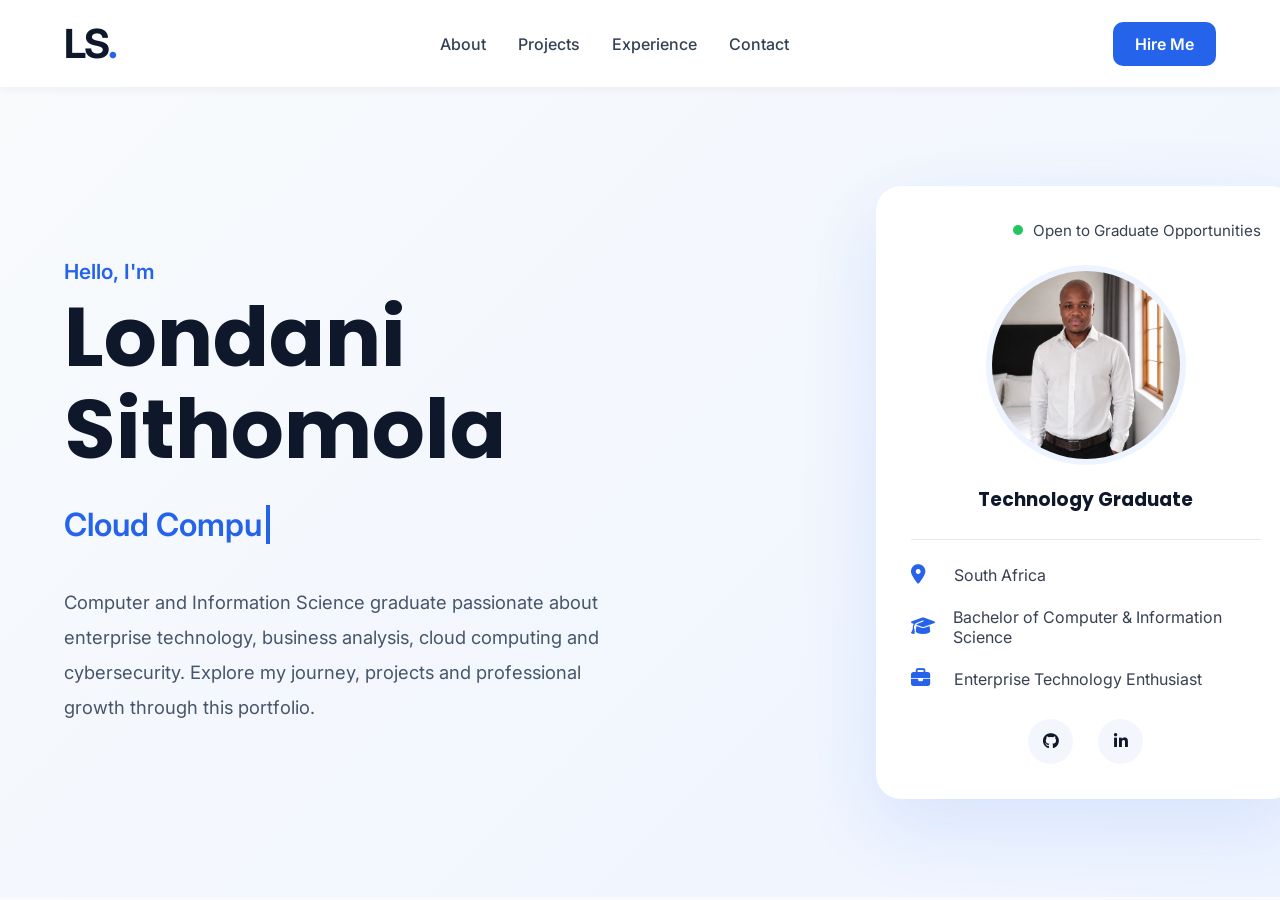
<file: index.html>
<!DOCTYPE html>
<html lang="en">
<head>
    <meta charset="UTF-8">
    <meta name="viewport" content="width=device-width, initial-scale=1.0">

    <title>Londani Sithomola | Technology Graduate</title>

    <meta name="description"
        content="Technology Graduate passionate about Business Analysis, Cybersecurity, Cloud Computing and Enterprise Systems.">

    <link rel="preconnect" href="https://fonts.googleapis.com">
    <link rel="preconnect" href="https://fonts.gstatic.com" crossorigin>

    <link href="https://fonts.googleapis.com/css2?family=Inter:wght@400;500;600&family=Poppins:wght@600;700&display=swap"
        rel="stylesheet">

    <link rel="stylesheet" href="css/style.css">
<link
rel="stylesheet"
href="https://cdnjs.cloudflare.com/ajax/libs/font-awesome/6.7.2/css/all.min.css">


</head>

<body>

   <header class="header">

    <nav class="navbar">

        <div class="logo">

            <a href="index.html">

                LS<span>.</span>

            </a>

        </div>

        <ul class="nav-links">

            <li><a href="about.html">About</a></li>

            <li><a href="projects.html">Projects</a></li>

            <li><a href="experience.html">Experience</a></li>

            <li><a href="contact.html">Contact</a></li>

        </ul>

        <a href="contact.html" class="hire-btn">

            Hire Me

        </a>

    </nav>

</header>

    

    

        
<main>

    <section class="hero">

        <div class="container hero-container">

            <!-- LEFT -->

            <div class="hero-content">

                <p class="hero-intro">

                    Hello, I'm

                </p>

                <h1>

                    Londani<br>
                    Sithomola

                </h1>

                <div class="typing-text">

                    <span id="typing"></span>

                </div>

                <p class="hero-description">

                    Computer and Information Science graduate passionate
                    about enterprise technology, business analysis, cloud
                    computing and cybersecurity. Explore my journey,
                    projects and professional growth through this portfolio.

                </p>

            </div>

            <!-- RIGHT -->

            <div class="hero-card">

                <div class="status">

                    <div class="status-dot"></div>

                    <p>Open to Graduate Opportunities</p>

                </div>

                <div class="profile-image">

                    <img src="images\Professionalpicture.png"
                         alt="Londani Sithomola">

                </div>

                <h3>Technology Graduate</h3>

                <div class="card-divider"></div>

                <div class="card-item">

                    <i class="fa-solid fa-location-dot"></i>

                    <span>South Africa</span>

                </div>

                <div class="card-item">

                    <i class="fa-solid fa-graduation-cap"></i>

                    <span>Bachelor of Computer & Information Science</span>

                </div>

                <div class="card-item">

                    <i class="fa-solid fa-briefcase"></i>

                    <span>Enterprise Technology Enthusiast</span>

                </div>

                <div class="social-links">

    <a href="https://github.com/londi-svg"
       target="_blank"
       aria-label="GitHub">

        <i class="fab fa-github"></i>

    </a>

    <a href="https://www.linkedin.com/in/londani-sithomola-5b0252144/"
       target="_blank"
       aria-label="LinkedIn">

        <i class="fab fa-linkedin-in"></i>

    </a>

</div>

    </section>

</main>
 
    <footer>

    </footer>

    <script src="js/script.js"></script>

</body>
</html>
</file>
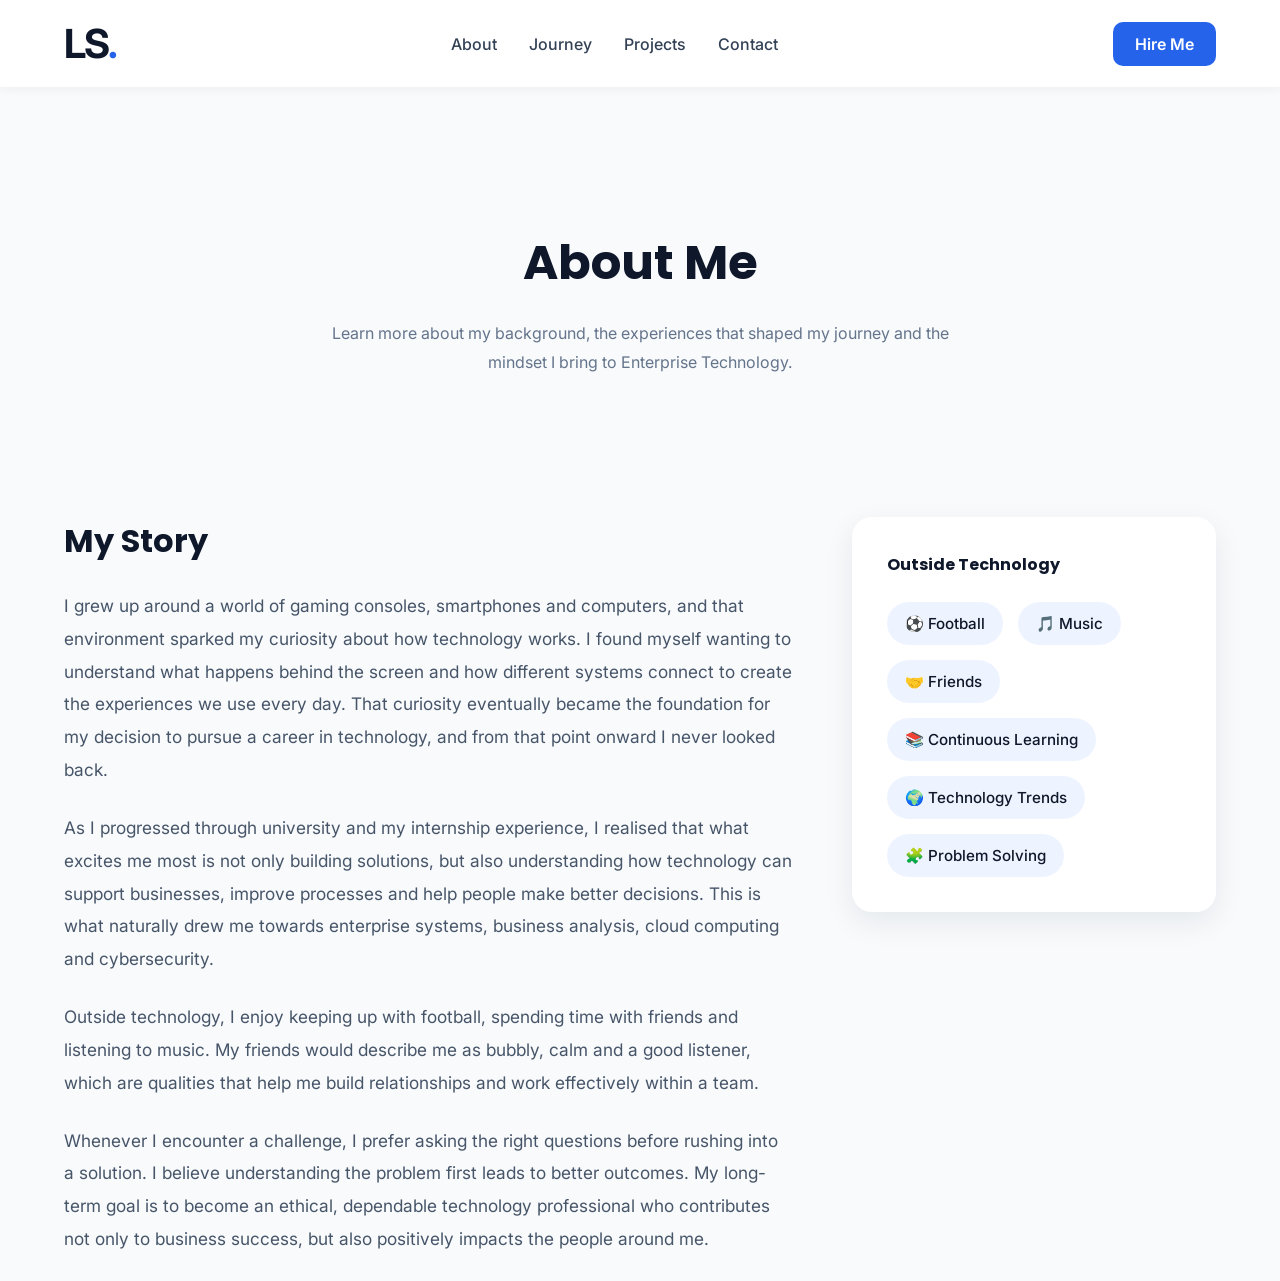
<file: about.html>
<!DOCTYPE html>
<html lang="en">

<head>

    <meta charset="UTF-8">
    <meta name="viewport" content="width=device-width, initial-scale=1.0">

    <title>About | Londani Sithomola</title>

    <meta name="description"
        content="Learn more about Londani Sithomola, his technical background and career aspirations.">

    <link rel="preconnect" href="https://fonts.googleapis.com">
    <link rel="preconnect" href="https://fonts.gstatic.com" crossorigin>

    <link href="https://fonts.googleapis.com/css2?family=Inter:wght@400;500;600&family=Poppins:wght@600;700&display=swap"
        rel="stylesheet">

    <link rel="stylesheet" href="css/style.css">

    <link rel="stylesheet"
        href="https://cdnjs.cloudflare.com/ajax/libs/font-awesome/6.7.2/css/all.min.css">

</head>

<body>

<header class="header">

    <nav class="navbar">

        <div class="logo">

            <a href="index.html">

                LS<span>.</span>

            </a>

        </div>

        <ul class="nav-links">

            <li><a href="about.html">About</a></li>

            
            <li><a href="journey.html">Journey</a></li>

            <li><a href="projects.html">Projects</a></li>

            <li><a href="contact.html">Contact</a></li>

        </ul>

        <a href="contact.html" class="hire-btn">

            Hire Me

        </a>

    </nav>

</header>

<main>

    <!-- Page Hero -->

    <section class="page-title">

        <div class="container">

            <h1>About Me</h1>

            <p>

                Learn more about my background, the experiences that shaped
                my journey and the mindset I bring to Enterprise Technology.

            </p>

        </div>

    </section>

    <!-- About -->

    <section class="about-section">

        <div class="container">

            <div class="about-grid">

                <!-- Left Column -->

                <div class="about-content">

                    <h3>

                        My Story

                    </h3>

                    <p>

                        I grew up around a world of gaming consoles, smartphones and computers, and that environment sparked my curiosity about how technology works. I found myself wanting to understand what happens behind the screen and how different systems connect to create the experiences we use every day. That curiosity eventually became the foundation for my decision to pursue a career in technology, and from that point onward I never looked back.

                    </p>

                    <p>

                        As I progressed through university and my internship experience, I realised that what excites me most is not only building solutions, but also understanding how technology can support businesses, improve processes and help people make better decisions. This is what naturally drew me towards enterprise systems, business analysis, cloud computing and cybersecurity.

                    </p>

                    <p>

                        Outside technology, I enjoy keeping up with football, spending time with friends and listening to music. My friends would describe me as bubbly, calm and a good listener, which are qualities that help me build relationships and work effectively within a team.

                    </p>

                    <p>

                        Whenever I encounter a challenge, I prefer asking the right questions before rushing into a solution. I believe understanding the problem first leads to better outcomes. My long-term goal is to become an ethical, dependable technology professional who contributes not only to business success, but also positively impacts the people around me.

                    </p>

                </div>

                <!-- Right Column -->

                <div class="about-sidebar">

                    <div class="about-card">

                        <h4>

                            Outside Technology

                        </h4>

                        <div class="interests">

                            <span>⚽ Football</span>

                            <span>🎵 Music</span>

                            <span>🤝 Friends</span>

                            <span>📚 Continuous Learning</span>

                            <span>🌍 Technology Trends</span>

                            <span>🧩 Problem Solving</span>

                        </div>

                    </div>

                </div>

            </div>

        </div>

    </section>

    <!-- Core Capabilities will go here -->

</main>

<footer>

</footer>

<script src="js/script.js"></script>

</body>

</html>
</file>
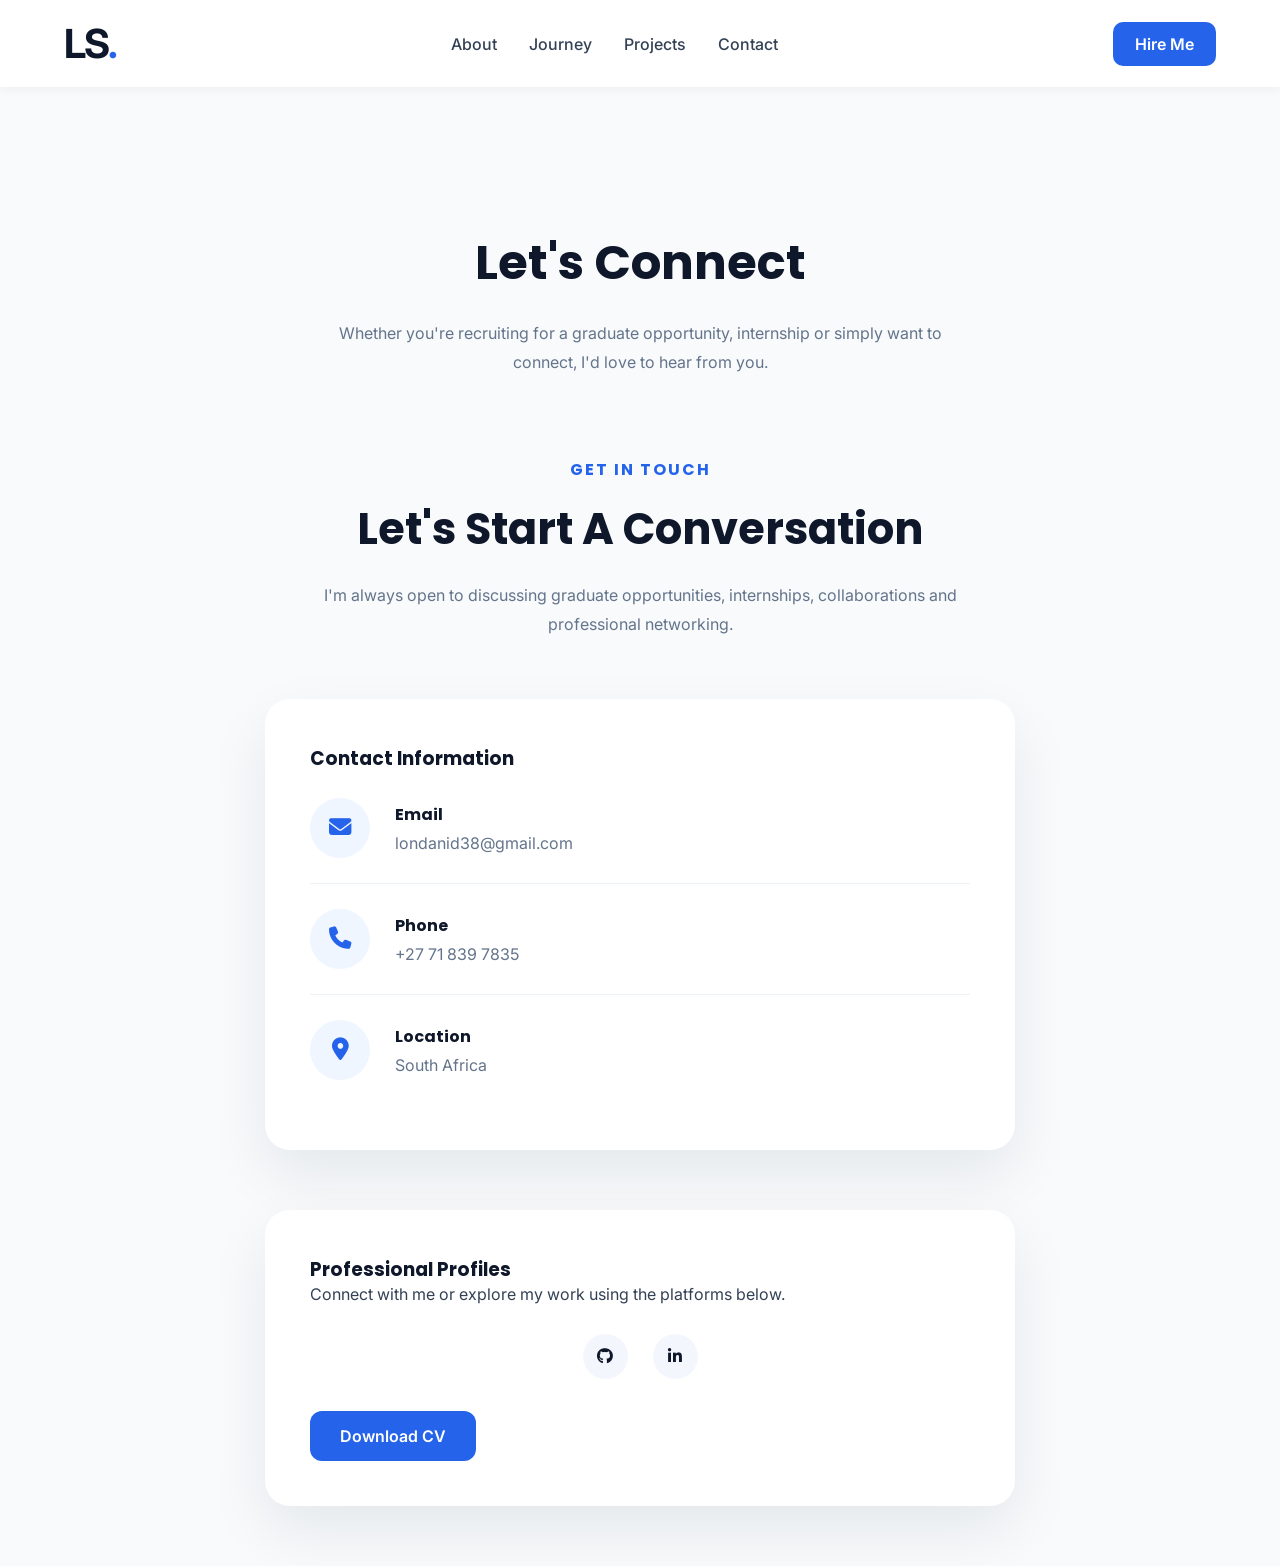
<file: contact.html>
<!DOCTYPE html>
<html lang="en">

<head>

<meta charset="UTF-8">
<meta name="viewport" content="width=device-width, initial-scale=1.0">

<title>Contact | Londani Sithomola</title>

<meta name="description"
content="Get in touch with Londani Sithomola for graduate opportunities and collaborations.">

<link rel="preconnect" href="https://fonts.googleapis.com">
<link rel="preconnect" href="https://fonts.gstatic.com" crossorigin>

<link href="https://fonts.googleapis.com/css2?family=Inter:wght@400;500;600&family=Poppins:wght@600;700&display=swap"
rel="stylesheet">

<link rel="stylesheet" href="css/style.css">

<link rel="stylesheet"
href="https://cdnjs.cloudflare.com/ajax/libs/font-awesome/6.7.2/css/all.min.css">

</head>

<body>

<header class="header">

<nav class="navbar">

<div class="logo">
<a href="index.html">LS<span>.</span></a>
</div>

<ul class="nav-links">
<li><a href="about.html">About</a></li>
<li><a href="journey.html">Journey</a></li><li><a href="projects.html">Projects</a></li>
<li><a href="contact.html">Contact</a></li>
</ul>

<a href="contact.html" class="hire-btn">Hire Me</a>

</nav>

</header>


<main>

    <!-- =========================
         PAGE TITLE
    ========================== -->

    <section class="page-title">

        <div class="container">

            <h1>Let's Connect</h1>

            <p>

                Whether you're recruiting for a graduate opportunity,
                internship or simply want to connect, I'd love to hear
                from you.

            </p>

        </div>

    </section>


    <!-- =========================
         CONTACT
    ========================== -->

    <section class="contact-section">

        <div class="container">

            <div class="section-header">

                <h5>Get In Touch</h5>

                <h2>Let's Start A Conversation</h2>

                <p>

                    I'm always open to discussing graduate opportunities,
                    internships, collaborations and professional networking.

                </p>

            </div>

            <div class="contact-grid">

                <!-- Left -->

                <div class="contact-card">

                    <h3>

                        Contact Information

                    </h3>

                    <div class="contact-item">

                        <i class="fa-solid fa-envelope"></i>

                        <div>

                            <h4>Email</h4>

                            <a href="mailto:londanid38@gmail.com">

                                londanid38@gmail.com

                            </a>

                        </div>

                    </div>

                    <div class="contact-item">

                        <i class="fa-solid fa-phone"></i>

                        <div>

                            <h4>Phone</h4>

                            <a href="tel:+27718397835">

                                +27 71 839 7835

                            </a>

                        </div>

                    </div>

                    <div class="contact-item">

                        <i class="fa-solid fa-location-dot"></i>

                        <div>

                            <h4>Location</h4>

                            <p>

                                South Africa

                            </p>

                        </div>

                    </div>

                </div>

                <!-- Right -->

                <div class="contact-card">

                    <h3>

                        Professional Profiles

                    </h3>

                    <p>

                        Connect with me or explore my work using the
                        platforms below.

                    </p>

                    <div class="social-links">

                        <a href="https://github.com/londi-svg"
   target="_blank">

    <i class="fab fa-github"></i>

</a>

<a href="https://www.linkedin.com/in/londani-sithomola-5b0252144/"
   target="_blank">

    <i class="fab fa-linkedin-in"></i>

</a>

                    </div>

                    <div class="hero-buttons">

                        <a href="documents/Londani_Sithomola_CV.pdf"
                           class="btn btn-primary"
                           download>

                            Download CV

                        </a>

                    </div>

                </div>

            </div>

        </div>

    </section>

</main>

<footer>

</footer>

<script src="js/script.js"></script>

</body>

</html>
</file>
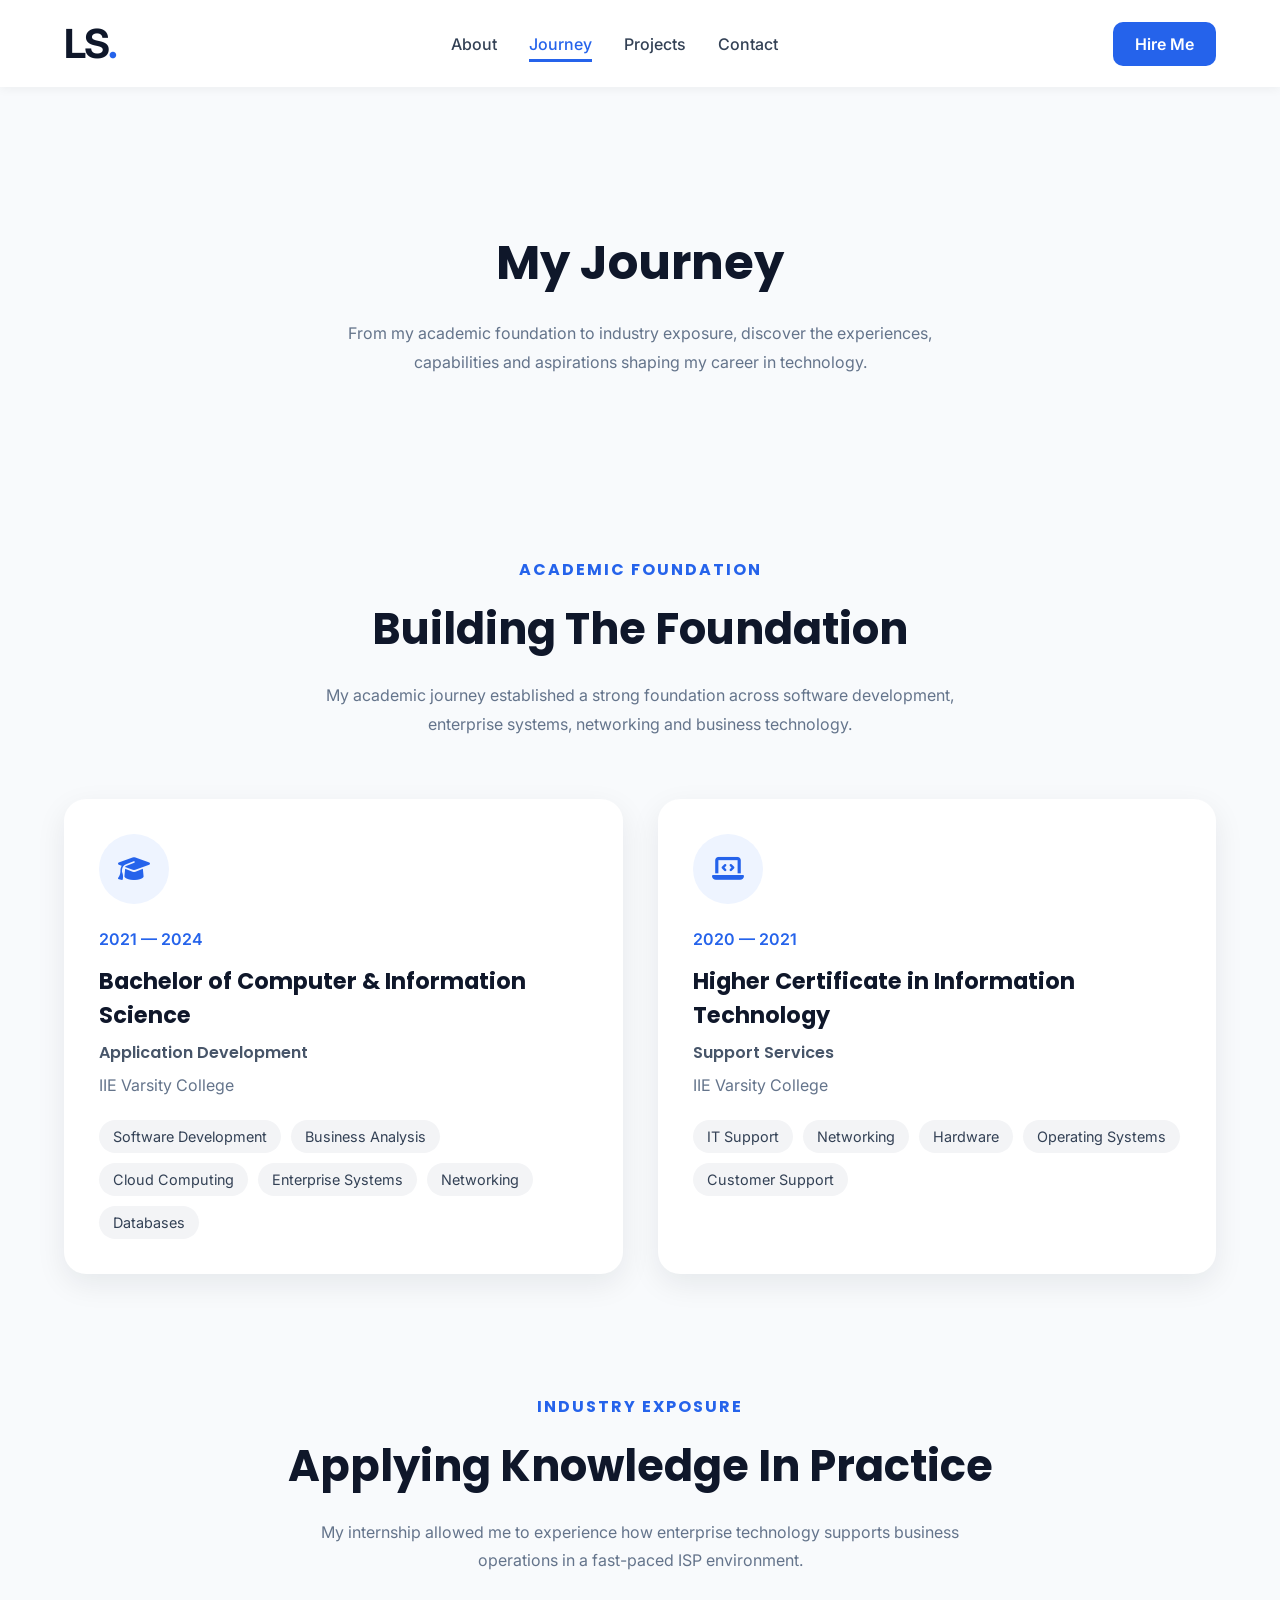
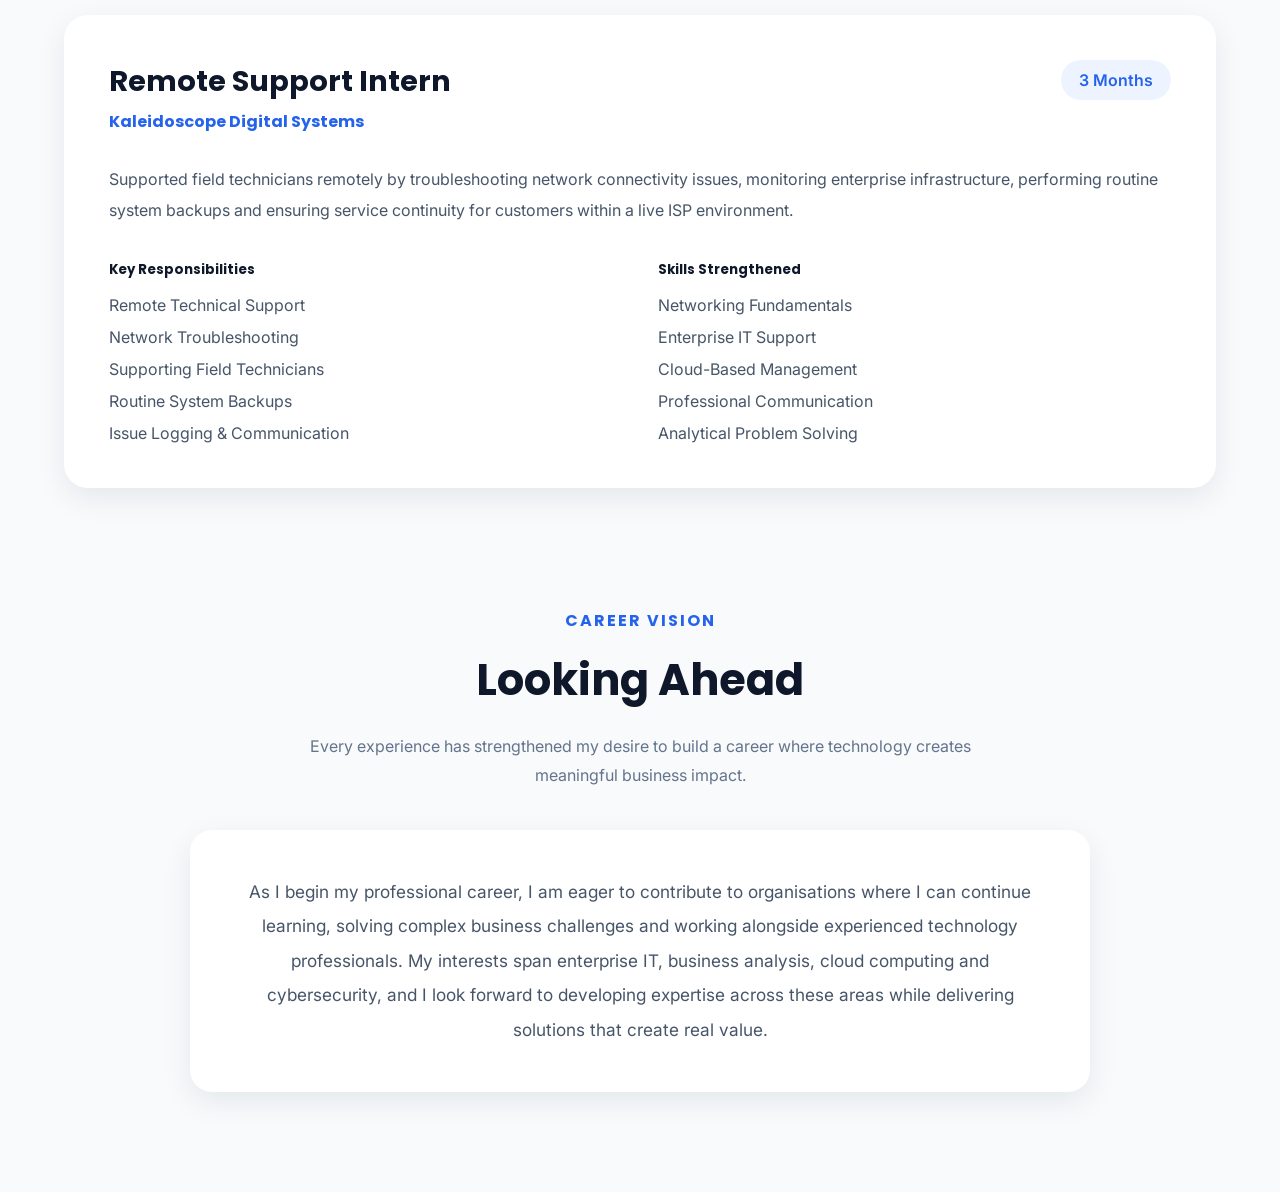
<file: journey.html>
<!DOCTYPE html>
<html lang="en">

<head>

    <meta charset="UTF-8">
    <meta name="viewport" content="width=device-width, initial-scale=1.0">

    <title>Journey | Londani Sithomola</title>

    <meta name="description"
        content="Explore Londani Sithomola's academic foundation, industry experience, technical capabilities and professional growth.">

    <link rel="preconnect" href="https://fonts.googleapis.com">
    <link rel="preconnect" href="https://fonts.gstatic.com" crossorigin>

    <link href="https://fonts.googleapis.com/css2?family=Inter:wght@400;500;600&family=Poppins:wght@600;700&display=swap"
        rel="stylesheet">

    <link rel="stylesheet" href="css/style.css">

    <link rel="stylesheet"
        href="https://cdnjs.cloudflare.com/ajax/libs/font-awesome/6.7.2/css/all.min.css">

</head>

<body>

<header class="header">

    <nav class="navbar">

        <div class="logo">

            <a href="index.html">

                LS<span>.</span>

            </a>

        </div>

        <ul class="nav-links">

            <li><a href="about.html">About</a></li>

            <li><a href="journey.html" class="active">Journey</a></li>

            <li><a href="projects.html">Projects</a></li>

            <li><a href="contact.html">Contact</a></li>

        </ul>

        <a href="contact.html" class="hire-btn">

            Hire Me

        </a>

    </nav>

</header>



<main>

    <!-- =========================
            PAGE HERO
    ========================== -->

    <section class="page-title">

        <div class="container">

            <h1>My Journey</h1>

            <p>

                From my academic foundation to industry exposure,
                discover the experiences, capabilities and aspirations
                shaping my career in technology.

            </p>

        </div>

    </section>


    <!-- =========================
        ACADEMIC FOUNDATION
    ========================== -->

    <section class="academic-foundation">

        <div class="container">

            <div class="section-header">

                <h5>Academic Foundation</h5>

                <h2>Building The Foundation</h2>

                <p>

                    My academic journey established a strong foundation
                    across software development, enterprise systems,
                    networking and business technology.

                </p>

            </div>

            <div class="education-grid">

                <!-- Degree -->

                <div class="education-card">

                    <div class="education-icon">

                        <i class="fa-solid fa-graduation-cap"></i>

                    </div>

                    <span class="education-year">

                        2021 — 2024

                    </span>

                    <h3>

                        Bachelor of Computer &
                        Information Science

                    </h3>

                    <h4>

                        Application Development

                    </h4>

                    <p>

                        IIE Varsity College

                    </p>

                    <div class="education-tags">

                        <span>Software Development</span>

                        <span>Business Analysis</span>

                        <span>Cloud Computing</span>

                        <span>Enterprise Systems</span>

                        <span>Networking</span>

                        <span>Databases</span>

                    </div>

                </div>

                <!-- Higher Certificate -->

                <div class="education-card">

                    <div class="education-icon">

                        <i class="fa-solid fa-laptop-code"></i>

                    </div>

                    <span class="education-year">

                        2020 — 2021

                    </span>

                    <h3>

                        Higher Certificate in
                        Information Technology

                    </h3>

                    <h4>

                        Support Services

                    </h4>

                    <p>

                        IIE Varsity College

                    </p>

                    <div class="education-tags">

                        <span>IT Support</span>

                        <span>Networking</span>

                        <span>Hardware</span>

                        <span>Operating Systems</span>

                        <span>Customer Support</span>

                    </div>

                </div>

            </div>

        </div>

    </section>



    <!-- =========================
        INDUSTRY EXPOSURE
    ========================== -->

    <section class="industry-exposure">

        <div class="container">

            <div class="section-header">

                <h5>Industry Exposure</h5>

                <h2>Applying Knowledge In Practice</h2>

                <p>

                    My internship allowed me to experience how enterprise
                    technology supports business operations in a
                    fast-paced ISP environment.

                </p>

            </div>

            <div class="industry-card">

                <div class="industry-header">

                    <div>

                        <h3>

                            Remote Support Intern

                        </h3>

                        <h4>

                            Kaleidoscope Digital Systems

                        </h4>

                    </div>

                    <span class="duration">

                        3 Months

                    </span>

                </div>

                <p class="industry-summary">

                    Supported field technicians remotely by troubleshooting
                    network connectivity issues, monitoring enterprise
                    infrastructure, performing routine system backups and
                    ensuring service continuity for customers within a
                    live ISP environment.

                </p>

                <div class="industry-grid">

                    <div>

                        <h5>

                            Key Responsibilities

                        </h5>

                        <ul>

                            <li>Remote Technical Support</li>

                            <li>Network Troubleshooting</li>

                            <li>Supporting Field Technicians</li>

                            <li>Routine System Backups</li>

                            <li>Issue Logging & Communication</li>

                        </ul>

                    </div>

                    <div>

                        <h5>

                            Skills Strengthened

                        </h5>

                        <ul>

                            <li>Networking Fundamentals</li>

                            <li>Enterprise IT Support</li>

                            <li>Cloud-Based Management</li>

                            <li>Professional Communication</li>

                            <li>Analytical Problem Solving</li>

                        </ul>

                    </div>

                </div>

            </div>

        </div>

    </section>


    <!-- =========================
     CAREER VISION
========================= -->

<section class="career-vision">

    <div class="container">

        <div class="section-header">

            <h5>Career Vision</h5>

            <h2>Looking Ahead</h2>

            <p>

                Every experience has strengthened my desire to build a
                career where technology creates meaningful business impact.

            </p>

        </div>

        <div class="vision-card">

            <p>

                As I begin my professional career, I am eager to contribute
                to organisations where I can continue learning, solving
                complex business challenges and working alongside experienced
                technology professionals. My interests span enterprise IT,
                business analysis, cloud computing and cybersecurity, and I
                look forward to developing expertise across these areas while
                delivering solutions that create real value.

            </p>

        </div>

    </div>

</section>

</main>

<footer>

</footer>

<script src="js/script.js"></script>

</body>

</html>
</file>
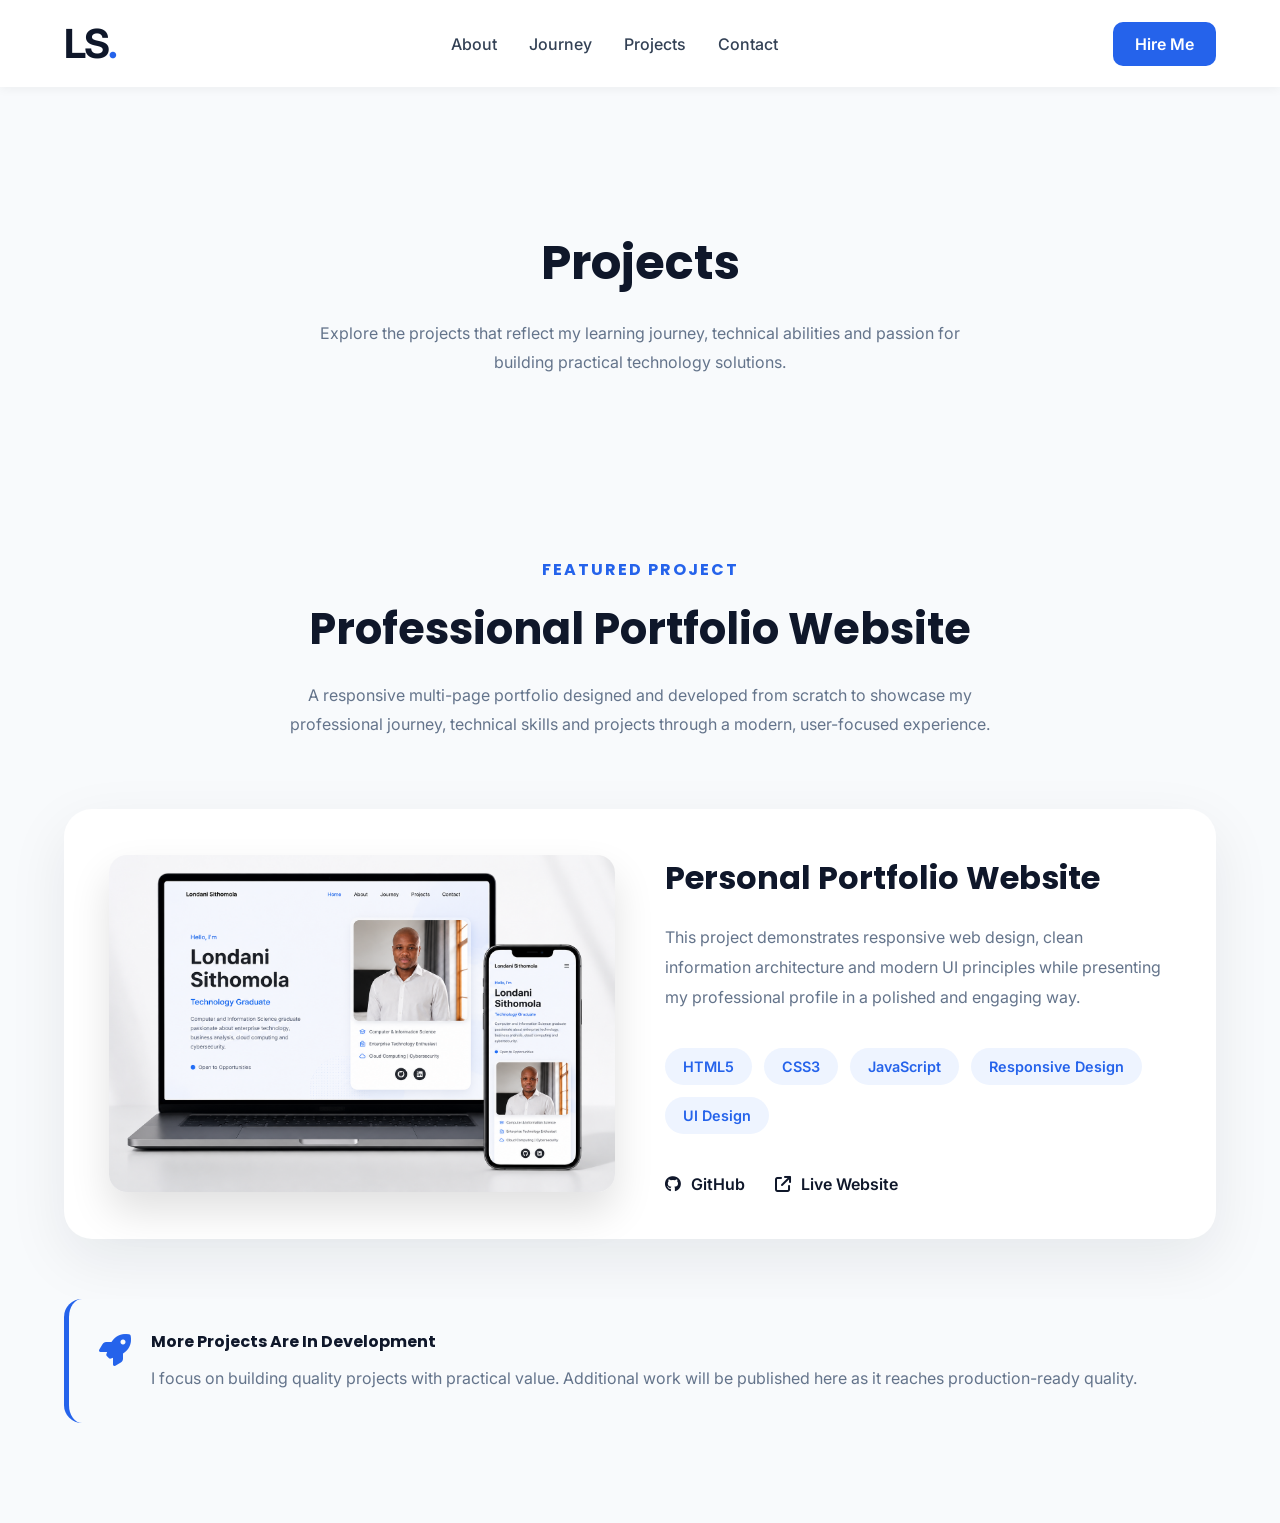
<file: projects.html>
<!DOCTYPE html>
<html lang="en">

<head>

<meta charset="UTF-8">
<meta name="viewport" content="width=device-width, initial-scale=1.0">

<title>Projects | Londani Sithomola</title>

<meta name="description"
content="Explore the projects developed by Londani Sithomola.">

<link rel="preconnect" href="https://fonts.googleapis.com">
<link rel="preconnect" href="https://fonts.gstatic.com" crossorigin>

<link href="https://fonts.googleapis.com/css2?family=Inter:wght@400;500;600&family=Poppins:wght@600;700&display=swap"
rel="stylesheet">

<link rel="stylesheet" href="css/style.css">

<link rel="stylesheet"
href="https://cdnjs.cloudflare.com/ajax/libs/font-awesome/6.7.2/css/all.min.css">

</head>

<body>

<header class="header">

<nav class="navbar">

<div class="logo">
<a href="index.html">LS<span>.</span></a>
</div>

<ul class="nav-links">
<li><a href="about.html">About</a></li>
<li><a href="journey.html">Journey</a></li>
<li><a href="projects.html">Projects</a></li>
<li><a href="contact.html">Contact</a></li>
</ul>

<a href="contact.html" class="hire-btn">Hire Me</a>

</nav>

</header>



<main>

    <!-- =========================
         PAGE TITLE
    ========================== -->

    <section class="page-title">

        <div class="container">

            <h1>Projects</h1>

            <p>

                Explore the projects that reflect my learning journey,
                technical abilities and passion for building practical
                technology solutions.

            </p>

        </div>

    </section>


    <!-- =========================
         FEATURED PROJECT
    ========================== -->
<section class="featured-project">

    <div class="container">

        <div class="section-header">

            <h5>Featured Project</h5>

            <h2>Professional Portfolio Website</h2>

            <p>

                A responsive multi-page portfolio designed and developed
                from scratch to showcase my professional journey,
                technical skills and projects through a modern,
                user-focused experience.

            </p>

        </div>

        <div class="project-showcase">

            <!-- LEFT -->

            <div class="project-preview">

                <img src="images\mockup1.png"
                     alt="Portfolio Preview">

            </div>

            <!-- RIGHT -->

            <div class="project-details">

                <h3>

                    Personal Portfolio Website

                </h3>

                <p>

                    This project demonstrates responsive web design,
                    clean information architecture and modern UI
                    principles while presenting my professional profile
                    in a polished and engaging way.

                </p>

                <div class="tech-stack">

                    <span>HTML5</span>

                    <span>CSS3</span>

                    <span>JavaScript</span>

                    <span>Responsive Design</span>

                    <span>UI Design</span>

                </div>

                <div class="project-links">

                    <a href="https://github.com/londi-svg/Londani-portfolio"
                       target="_blank">

                        <i class="fab fa-github"></i>

                        GitHub

                    </a>

                    <a href="#"
                       target="_blank">

                        <i class="fa-solid fa-arrow-up-right-from-square"></i>

                        Live Website

                    </a>

                </div>

            </div>

        </div>

        <div class="project-note">

            <i class="fa-solid fa-rocket"></i>

            <div>

                <h4>More Projects Are In Development</h4>

                <p>

                    I focus on building quality projects with practical
                    value. Additional work will be published here as it
                    reaches production-ready quality.

                </p>

            </div>

        </div>

    </div>

</section>
   

            </div>

        </div>

    </section>


    <!-- =========================
         UPCOMING PROJECTS
    ========================== -->

    

</main>

<footer>

</footer>

<script src="js/script.js"></script>

</body>

</html>
</file>
<file: css/style.css>
/*==================================================
                VARIABLES
==================================================*/

:root{

    --primary:#0F172A;
    --accent:#2563EB;
    --background:#F8FAFC;
    --white:#FFFFFF;
    --text:#334155;
    --light:#E2E8F0;
    --shadow:0 10px 30px rgba(15,23,42,.08);

}


/*==================================================
                GLOBAL STYLES
==================================================*/

*{

    margin:0;
    padding:0;
    box-sizing:border-box;

}

html{

    scroll-behavior:smooth;

}

body{

    font-family:'Inter',sans-serif;
    background:var(--background);
    color:var(--text);
    overflow-x:hidden;

}

h1,h2,h3,h4,h5{

    font-family:'Poppins',sans-serif;
    color:var(--primary);

}

img{

    max-width:100%;
    display:block;

}

a{

    text-decoration:none;
    color:inherit;

}

ul{

    list-style:none;

}

.container{

    width:min(90%,1200px);
    margin:auto;

}


/*==================================================
                BUTTONS
==================================================*/

.btn{

    display:inline-flex;
    align-items:center;
    justify-content:center;
    padding:15px 30px;
    border-radius:12px;
    font-weight:600;
    transition:.35s;

}

.btn-primary{

    background:var(--accent);
    color:white;

}

.btn-primary:hover{

    transform:translateY(-4px);
    box-shadow:0 10px 25px rgba(37,99,235,.3);

}

.btn-secondary{

    border:2px solid var(--accent);
    color:var(--accent);

}

.btn-secondary:hover{

    background:var(--accent);
    color:#fff;

}


/*==================================================
                PAGE TITLES
==================================================*/

.page-title{

    padding:140px 0 80px;
    text-align:center;

}

.page-title h1{

    font-size:3rem;
    margin-bottom:20px;

}

.page-title p{

    max-width:650px;
    margin:auto;
    color:#64748B;
    line-height:1.8;

}


/*==================================================
                NAVIGATION
==================================================*/

header{

    background:var(--white);
    position:sticky;
    top:0;
    z-index:1000;
    box-shadow:0 2px 10px rgba(0,0,0,.05);

}

.navbar{

    width:min(90%,1200px);
    margin:auto;
    display:flex;
    justify-content:space-between;
    align-items:center;
    padding:1.2rem 0;

}

.logo a{

    text-decoration:none;
    font-size:2.5rem;
    font-weight:700;
    color:var(--primary);
    letter-spacing:-2px;
    transition:.3s;

}

.logo span{

    color:var(--accent);

}

.logo{

    transition:.35s;

}

.logo:hover{

    transform:translateY(-2px);

}

.nav-links{

    display:flex;
    gap:2rem;

}

.nav-links a{

    position:relative;
    font-weight:500;
    transition:.3s;

}

.nav-links a:hover,
.nav-links a.active{

    color:var(--accent);

}

.nav-links a::after{

    content:"";
    position:absolute;
    left:0;
    bottom:-8px;
    width:0;
    height:3px;
    background:var(--accent);
    transition:.35s;

}

.nav-links a:hover::after,
.nav-links a.active::after{

    width:100%;

}

.hire-btn{

    background:var(--accent);
    color:#fff;
    padding:12px 22px;
    border-radius:10px;
    font-weight:600;
    transition:.35s;

}

.hire-btn:hover{

    transform:translateY(-3px);

}


/*==================================================
                HOME PAGE
==================================================*/

/*=========================
HERO
=========================*/

.hero{

    min-height:90vh;
    display:flex;
    align-items:center;
    background:linear-gradient(
        135deg,
        #F8FAFC 0%,
        #EEF4FF 100%
    );

}

.hero-container{

    width:min(90%,1200px);
    margin:auto;
    display:grid;
    grid-template-columns:60% 40%;
    align-items:center;
    gap:5rem;
    min-height:90vh;

}

.hero-content{

    max-width:600px;

}


/*=========================
HERO CONTENT
=========================*/

.hero-intro{

    color:var(--accent);
    font-weight:600;
    font-size:1.3rem;
    margin-bottom:.5rem;

}

.hero h1{

    font-size:5.2rem;
    line-height:1.1;
    margin:.5rem 0;
    color:var(--primary);

}

.hero h2{

    font-size:2rem;
    font-weight:500;
    margin-top:.8rem;
    color:#475569;

}

.hero-description{

    max-width:560px;
    margin-top:2rem;
    line-height:1.9;
    font-size:1.15rem;
    color:#475569;

}


/*=========================
TYPING TEXT
=========================*/

.typing-text{

    margin:30px 0 35px;
    font-size:2rem;
    font-weight:600;
    color:var(--accent);
    min-height:45px;

}

#typing{

    border-right:4px solid var(--accent);
    padding-right:4px;
    animation:blink .7s infinite;

}

@keyframes blink{

    0%{

        border-color:var(--accent);

    }

    50%{

        border-color:transparent;

    }

    100%{

        border-color:var(--accent);

    }

}


/*=========================
BUTTONS
=========================*/

.hero-buttons{

    display:flex;
    gap:1rem;
    margin-top:2rem;

}


/*=========================
HERO CARD
=========================*/

.hero-card{

    background:#fff;
    width:420px;
    padding:35px;
    border-radius:25px;
    box-shadow:0 25px 80px rgba(37,99,235,.12);
    justify-self:end;
    align-self:center;
    animation:floatCard 5s ease-in-out infinite;

}

.status{

    display:flex;
    justify-content:flex-end;
    align-items:center;
    gap:10px;
    margin-bottom:25px;

}

.status p{

    font-size:.95rem;
    color:#374151;

}

.status-dot{

    width:10px;
    height:10px;
    border-radius:50%;
    background:#22C55E;

}

.profile-image{

    display:flex;
    justify-content:center;
    margin-bottom:20px;

}

.profile-image img{

    width:200px;
    height:200px;
    border-radius:50%;
    object-fit:cover;
    object-position:center top;
    border:6px solid #EEF4FF;

}

.hero-card h3{

    text-align:center;
    margin-bottom:20px;

}

.card-divider{

    width:100%;
    height:1px;
    background:#E5E7EB;
    margin:25px 0;

}

.card-item{

    display:flex;
    align-items:center;
    gap:18px;
    margin-bottom:22px;

}

.card-item i{

    color:var(--accent);
    font-size:1.2rem;
    width:25px;

}

.card-item span{

    color:#374151;

}


/*=========================
SOCIAL LINKS
=========================*/

.social-links{

    display:flex;
    justify-content:center;
    gap:25px;
    margin-top:30px;

}

.social-links a{

    width:45px;
    height:45px;
    border-radius:50%;
    background:#F3F6FC;
    display:flex;
    justify-content:center;
    align-items:center;
    color:var(--primary);
    transition:.35s;

}

.social-links a:hover{

    background:var(--accent);
    color:#fff;
    transform:translateY(-5px);

}


/*=========================
ANIMATIONS
=========================*/

@keyframes floatCard{

    0%{

        transform:translateY(0);

    }

    50%{

        transform:translateY(-12px);

    }

    100%{

        transform:translateY(0);

    }

}


/*==================================================
                    ABOUT PAGE
==================================================*/

/*=========================
ABOUT SECTION
=========================*/

#about{

    padding:100px 0;

}

.about-grid{

    display:grid;
    grid-template-columns:2fr 1fr;
    gap:60px;
    align-items:start;
    margin-top:60px;

}


/*=========================
MY STORY
=========================*/

.about-content h3{

    font-size:2rem;
    margin-bottom:25px;
    color:var(--primary);

}

.about-content p{

    font-size:1.08rem;
    line-height:1.9;
    color:#475569;
    margin-bottom:25px;

}


/*=========================
ABOUT SIDEBAR
=========================*/

.about-sidebar{

    position:sticky;
    top:120px;

}

.about-card{

    background:#fff;
    padding:35px;
    border-radius:20px;
    box-shadow:var(--shadow);

}

.about-card h4{

    margin-bottom:25px;
    color:var(--primary);

}


/*=========================
INTERESTS
=========================*/

.interests{

    display:flex;
    flex-wrap:wrap;
    gap:15px;

}

.interests span{

    background:#EEF4FF;
    color:var(--primary);
    padding:12px 18px;
    border-radius:30px;
    font-size:.95rem;
    font-weight:500;
    transition:.3s;

}

.interests span:hover{

    background:var(--accent);
    color:#fff;
    transform:translateY(-3px);

}


/*=========================
SECTION HEADER
=========================*/

.section-header{

    text-align:center;
    margin-bottom:40px;

}

.section-header h5{

    color:var(--accent);
    font-size:1rem;
    letter-spacing:2px;
    text-transform:uppercase;
    margin-bottom:15px;

}

.section-header h2{

    font-size:2.7rem;
    margin-bottom:20px;

}

.section-header p{

    max-width:700px;
    margin:auto;
    color:#64748B;
    line-height:1.8;

}


/*=========================
RESPONSIVE
=========================*/

@media(max-width:900px){

    .about-grid{

        grid-template-columns:1fr;
        gap:40px;

    }

    .about-sidebar{

        position:static;

    }

}

/*==================================================
                    JOURNEY PAGE
==================================================*/


/*=========================
ACADEMIC FOUNDATION
=========================*/

.academic-foundation{

    padding:100px 0 60px;

}

.education-grid{

    display:grid;
    grid-template-columns:repeat(2,1fr);
    gap:35px;
    margin-top:60px;

}

.education-card{

    background:#fff;
    padding:35px;
    border-radius:22px;
    box-shadow:var(--shadow);
    transition:.35s;

}

.education-card:hover{

    transform:translateY(-8px);

}

.education-icon{

    width:70px;
    height:70px;
    border-radius:50%;
    background:#EEF4FF;
    display:flex;
    justify-content:center;
    align-items:center;
    margin-bottom:25px;

}

.education-icon i{

    font-size:1.6rem;
    color:var(--accent);

}

.education-year{

    display:inline-block;
    color:var(--accent);
    font-weight:600;
    margin-bottom:15px;

}

.education-card h3{

    font-size:1.4rem;
    margin-bottom:8px;

}

.education-card h4{

    color:#475569;
    margin-bottom:10px;
    font-weight:600;

}

.education-card p{

    color:#64748B;
    margin-bottom:25px;

}

.education-tags{

    display:flex;
    flex-wrap:wrap;
    gap:10px;

}

.education-tags span{

    background:#F3F4F6;
    padding:8px 14px;
    border-radius:30px;
    font-size:.9rem;

}


/*=========================
INDUSTRY EXPOSURE
=========================*/

.industry-exposure{

    padding:60px 0;

}

.industry-card{

    background:#fff;
    border-radius:24px;
    padding:45px;
    box-shadow:var(--shadow);

}

.industry-header{

    display:flex;
    justify-content:space-between;
    align-items:flex-start;
    margin-bottom:30px;

}

.industry-header h3{

    font-size:1.8rem;

}

.industry-header h4{

    color:var(--accent);
    margin-top:6px;

}

.duration{

    background:#EEF4FF;
    color:var(--accent);
    padding:10px 18px;
    border-radius:30px;
    font-weight:600;

}

.industry-summary{

    line-height:1.9;
    color:#475569;
    margin-bottom:35px;

}

.industry-grid{

    display:grid;
    grid-template-columns:repeat(2,1fr);
    gap:35px;

}

.industry-grid h5{

    margin-bottom:15px;

}

.industry-grid ul{

    display:flex;
    flex-direction:column;
    gap:12px;

}

.industry-grid li{

    color:#475569;

}



/*=========================
CAREER VISION
=========================*/

.career-vision{

    padding:60px 0 100px;

}

.vision-card{

    background:#fff;
    max-width:900px;
    margin:auto;
    padding:45px;
    border-radius:22px;
    box-shadow:var(--shadow);
    text-align:center;

}

.vision-card p{

    font-size:1.08rem;
    line-height:2;
    color:#475569;

}


/*=========================
DOWNLOAD CV
=========================*/

.download-cv{

    text-align:center;
    padding-bottom:100px;

}

.download-cv h3{

    margin-bottom:15px;

}

.download-cv p{

    color:#64748B;
    margin-bottom:30px;

}


/*=========================
RESPONSIVE
=========================*/

@media(max-width:900px){

    .education-grid{

        grid-template-columns:1fr;

    }

    .industry-grid{

        grid-template-columns:1fr;

    }

    .industry-header{

        flex-direction:column;
        gap:20px;

    }

}

/* ===========================
   PROJECTS
=========================== */

#projects{

    padding:120px 0;

    background:#f8fafc;

    position:relative;

    overflow:hidden;

}

#projects::before{

    content:"";

    position:absolute;

    width:500px;

    height:500px;

    top:-180px;

    right:-180px;

    border-radius:50%;

    background:rgba(37,99,235,.05);

    filter:blur(70px);

}

#projects::after{

    content:"";

    position:absolute;

    width:350px;

    height:350px;

    bottom:-120px;

    left:-120px;

    border-radius:50%;

    background:rgba(59,130,246,.04);

    filter:blur(60px);

}

/*=========================
FEATURED PROJECT
=========================*/

.featured-project{

    padding:100px 0;

}

.project-showcase{

    margin-top:70px;

    background:#fff;

    border-radius:28px;

    padding:45px;

    display:grid;

    grid-template-columns:1fr 1fr;

    gap:50px;

    align-items:center;

    box-shadow:0 20px 60px rgba(15,23,42,.08);

    transition:.35s ease;

}

.project-showcase:hover{

    transform:translateY(-8px);

    box-shadow:0 35px 80px rgba(15,23,42,.12);

}

/*=========================
PROJECT PREVIEW
=========================*/

.project-preview{

    display:flex;

    justify-content:center;

    align-items:center;

}

.project-preview img{

    width:100%;

    border-radius:18px;

    box-shadow:0 20px 40px rgba(0,0,0,.12);

    transition:.35s;

}

.project-showcase:hover .project-preview img{

    transform:scale(1.02);

}

/*=========================
PROJECT DETAILS
=========================*/

.project-details h3{

    font-size:2rem;

    margin-bottom:20px;

    color:var(--primary);

}

.project-details p{

    color:#64748B;

    line-height:1.9;

    margin-bottom:35px;

}

/*=========================
TECH STACK
=========================*/

.tech-stack{

    display:flex;

    flex-wrap:wrap;

    gap:12px;

    margin-bottom:40px;

}

.tech-stack span{

    background:#EEF4FF;

    color:var(--accent);

    padding:10px 18px;

    border-radius:50px;

    font-size:.9rem;

    font-weight:600;

}

/*=========================
PROJECT LINKS
=========================*/

.project-links{

    display:flex;

    gap:30px;

}

.project-links a{

    display:flex;

    align-items:center;

    gap:10px;

    color:var(--primary);

    font-weight:600;

    transition:.3s;

}

.project-links a:hover{

    color:var(--accent);

    transform:translateX(5px);

}

/*=========================
PROJECT NOTE
=========================*/

.project-note{

    margin-top:60px;

    background:#F8FAFC;

    border-left:5px solid var(--accent);

    border-radius:18px;

    padding:30px;

    display:flex;

    align-items:flex-start;

    gap:20px;

}

.project-note i{

    color:var(--accent);

    font-size:2rem;

    margin-top:5px;

}

.project-note h4{

    margin-bottom:10px;

    color:var(--primary);

}

.project-note p{

    color:#64748B;

    line-height:1.8;

}


/*
.featured-project{

    position:relative;

    z-index:2;

    max-width:1000px;

    margin:60px auto 0;

}

.browser-window{

    background:#fff;

    border-radius:22px;

    overflow:hidden;

    box-shadow:0 30px 70px rgba(15,23,42,.10);

    transition:.4s;

}

.browser-window:hover{

    transform:translateY(-8px);

    box-shadow:0 35px 80px rgba(37,99,235,.15);

}

.browser-top{

    height:50px;

    background:#f1f5f9;

    display:flex;

    align-items:center;

    gap:10px;

    padding:0 20px;

}

.browser-dot{

    width:12px;

    height:12px;

    border-radius:50%;

}

.red{

    background:#ff5f57;

}

.yellow{

    background:#febc2e;

}

.green{

    background:#28c840;

}

.browser-body{

    overflow:hidden;

}

.browser-body img{

    width:100%;

    display:block;

    transition:transform .8s ease;

}

.browser-window:hover img{

    transform:scale(1.03);

}

.project-info{

    max-width:760px;

    margin:50px auto 0;

    text-align:center;

}

.project-label{

    display:inline-block;

    font-size:.8rem;

    font-weight:700;

    letter-spacing:4px;

    color:#64748b;

    margin-bottom:18px;

}

.project-info h3{

    font-size:2.3rem;

    color:#0f172a;

    margin-bottom:20px;

}

.project-info p{

    font-size:1.05rem;

    color:#64748b;

    line-height:1.8;

    margin-bottom:35px;

}

.project-tags{

    display:flex;

    justify-content:center;

    flex-wrap:wrap;

    gap:12px;

    margin-bottom:35px;

}

.project-tags span{

    background:#eaf2ff;

    color:#2563eb;

    padding:8px 18px;

    border-radius:30px;

    font-size:.85rem;

    font-weight:600;

}

.project-buttons{

    display:flex;

    justify-content:center;

    gap:20px;

    flex-wrap:wrap;

    margin-bottom:80px;

}

.projects-note{

    max-width:760px;

    margin:0 auto;

    text-align:center;

}

.projects-note h3{

    font-size:1.8rem;

    margin-bottom:18px;

    color:#0f172a;

}

.projects-note p{

    color:#64748b;

    line-height:1.8;

}
*/

/* ===========================
   EXPERIENCE UNUSED
=========================== */

/*#experience{

    padding:120px 0;

    background:#ffffff;

}

.experience-card{

    max-width:950px;

    margin:60px auto 0;

    background:#fff;

    border-radius:24px;

    padding:45px;

    box-shadow:0 25px 60px rgba(15,23,42,.08);

    border-top:5px solid #2563eb;

    transition:.4s;

}

.experience-card:hover{

    transform:translateY(-8px);

    box-shadow:0 35px 80px rgba(37,99,235,.15);

}

.experience-header{

    display:flex;

    justify-content:space-between;

    align-items:flex-start;

    margin-bottom:30px;

    flex-wrap:wrap;

    gap:20px;

}

.experience-header h3{

    font-size:2rem;

    margin-bottom:8px;

    color:#0f172a;

}

.experience-header h4{

    color:#64748b;

    font-size:1.1rem;

    font-weight:500;

}

.experience-duration{

    background:#eff6ff;

    color:#2563eb;

    padding:10px 20px;

    border-radius:30px;

    font-weight:700;

    font-size:.9rem;

}

.experience-summary{

    color:#475569;

    line-height:1.9;

    margin-bottom:40px;

}

.experience-grid{

    display:grid;

    grid-template-columns:repeat(2,1fr);

    gap:40px;

}

.experience-grid h5{

    font-size:1.15rem;

    margin-bottom:18px;

    color:#0f172a;

}

.experience-grid ul{

    list-style:none;

}

.experience-grid li{

    padding:12px 0;

    display:flex;

    align-items:center;

    gap:12px;

    border-bottom:1px solid #edf2f7;

    color:#475569;

}

.experience-grid li::before{

    content:"";

    width:8px;

    height:8px;

    border-radius:50%;

    background:#2563eb;

    flex-shrink:0;

} */

/* Responsive 

@media(max-width:768px){

    .experience-header{

        flex-direction:column;

    }

    .experience-grid{

        grid-template-columns:1fr;

    }

}*/

/* ===========================
   EDUCATION
=========================== */

/*#education{

    padding:120px 0;

    background:#f8fafc;

}

.timeline{

    position:relative;

    max-width:900px;

    margin:70px auto 0;

    padding-left:40px;

}

.timeline::before{

    content:"";

    position:absolute;

    left:12px;

    top:0;

    bottom:0;

    width:3px;

    background:#dbeafe;

}

.timeline-item{

    position:relative;

    margin-bottom:60px;

}

.timeline-dot{

    position:absolute;

    left:-34px;

    top:8px;

    width:18px;

    height:18px;

    border-radius:50%;

    background:#2563eb;

    border:5px solid #fff;

    box-shadow:0 0 0 4px #dbeafe;

}

.timeline-content{

    background:#fff;

    padding:35px;

    border-radius:20px;

    box-shadow:0 20px 60px rgba(15,23,42,.08);

    transition:.4s;

}

.timeline-content:hover{

    transform:translateY(-8px);

    box-shadow:0 30px 80px rgba(37,99,235,.15);

}

.timeline-year{

    display:inline-block;

    background:#eff6ff;

    color:#2563eb;

    padding:8px 16px;

    border-radius:30px;

    font-size:.85rem;

    font-weight:700;

    margin-bottom:20px;

}

.timeline-content h3{

    font-size:1.7rem;

    color:#0f172a;

    margin-bottom:8px;

}

.timeline-content h4{

    color:#64748b;

    font-size:1.1rem;

    margin-bottom:12px;

}

.timeline-content p{

    color:#475569;

    margin-bottom:25px;

}

.timeline-tags{

    display:flex;

    flex-wrap:wrap;

    gap:12px;

}

.timeline-tags span{

    background:#eff6ff;

    color:#2563eb;

    padding:8px 16px;

    border-radius:30px;

    font-size:.85rem;

    font-weight:600;

}

@media(max-width:768px){

    .timeline{

        padding-left:25px;

    }

    .timeline-dot{

        left:-21px;

    }

}*/

/* ===========================
   CONTACT
=========================== */

#contact{

    padding:120px 0;

    background:#ffffff;

}

.contact-card{

    max-width:750px;

    margin:60px auto;

    background:#fff;

    border-radius:25px;

    padding:45px;

    box-shadow:0 25px 60px rgba(15,23,42,.08);

}

.contact-item{

    display:flex;

    align-items:center;

    gap:25px;

    padding:25px 0;

    border-bottom:1px solid #edf2f7;

}

.contact-item:last-child{

    border-bottom:none;

}

.contact-item i{

    width:60px;

    height:60px;

    background:#eff6ff;

    border-radius:50%;

    display:flex;

    align-items:center;

    justify-content:center;

    color:#2563eb;

    font-size:1.4rem;

}

.contact-item h4{

    margin-bottom:6px;

    color:#0f172a;

}

.contact-item a,

.contact-item p{

    color:#64748b;

    text-decoration:none;

}

.contact-socials{

    display:flex;

    justify-content:center;

    gap:30px;

}

.contact-socials a{

    width:60px;

    height:60px;

    border-radius:50%;

    background:#eff6ff;

    display:flex;

    align-items:center;

    justify-content:center;

    color:#2563eb;

    font-size:1.4rem;

    transition:.35s;

}

.contact-socials a:hover{

    background:#2563eb;

    color:#fff;

    transform:translateY(-8px);

}
</file>
